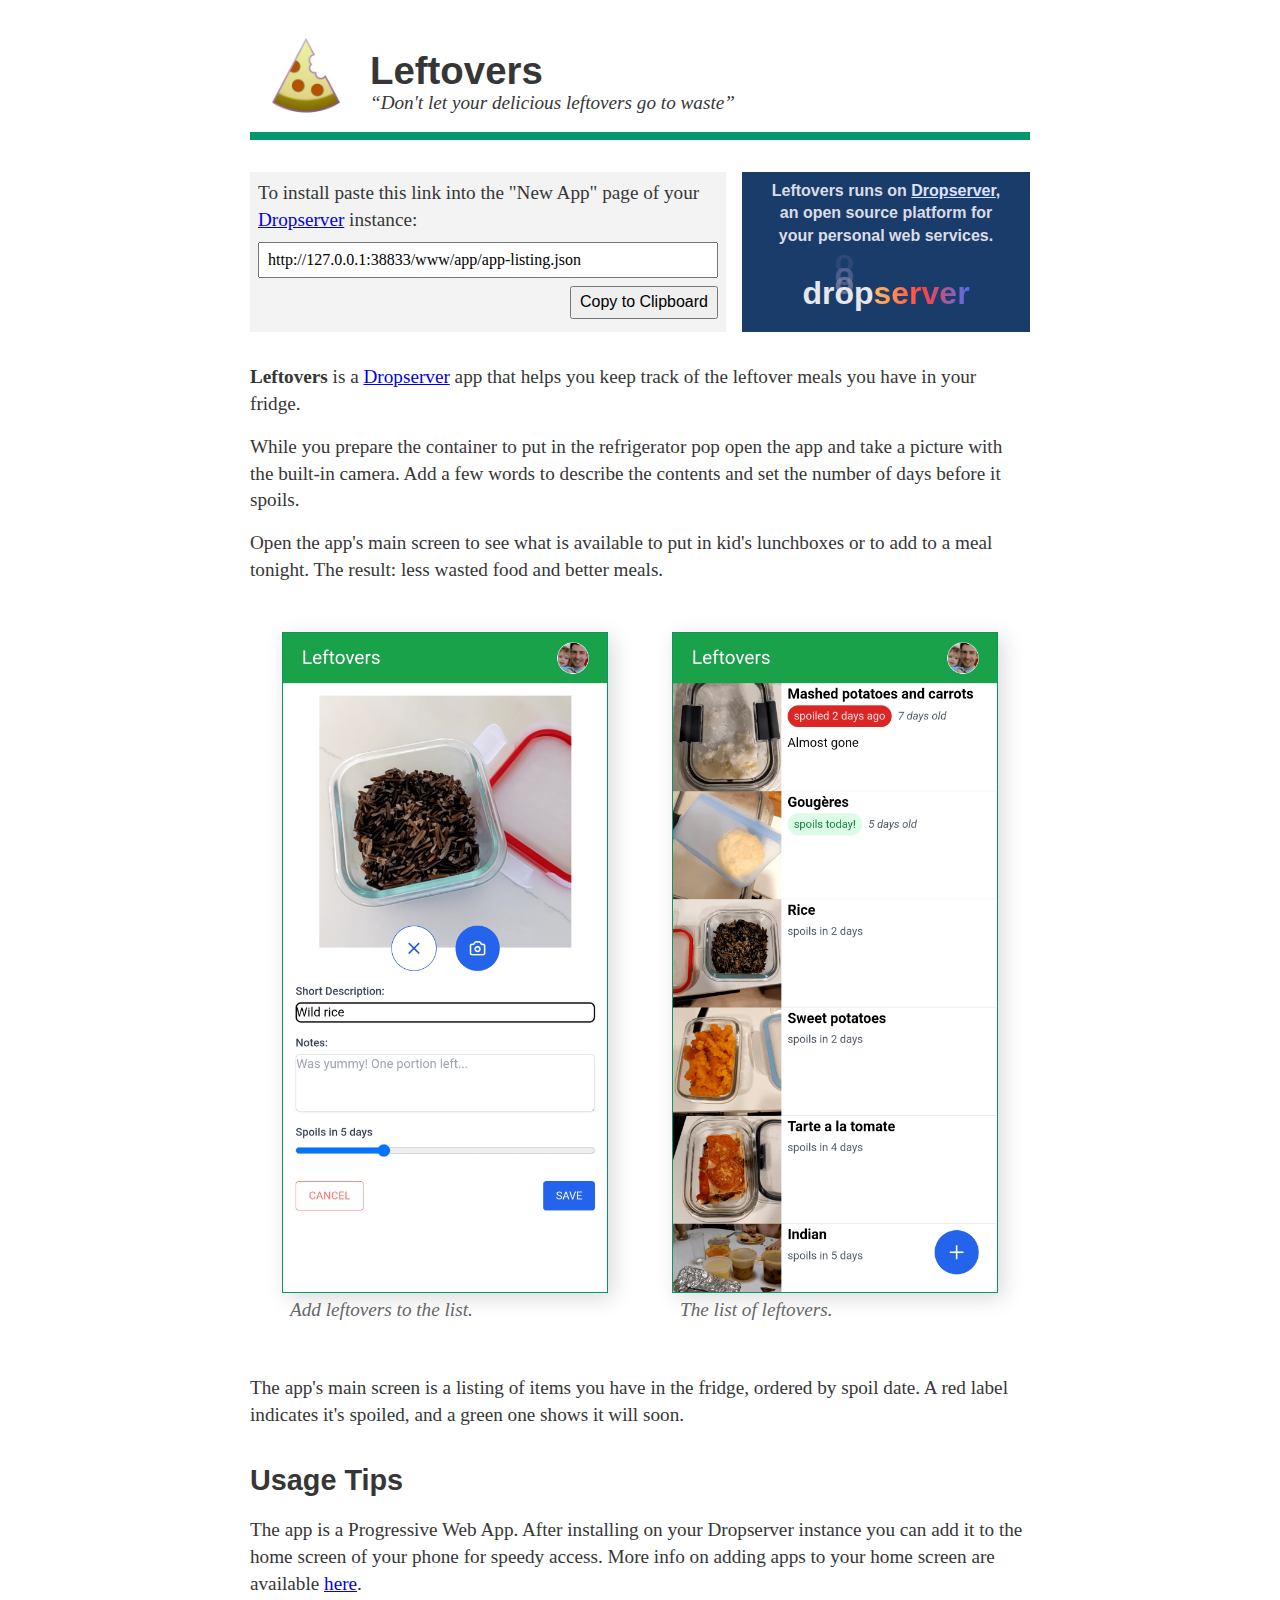
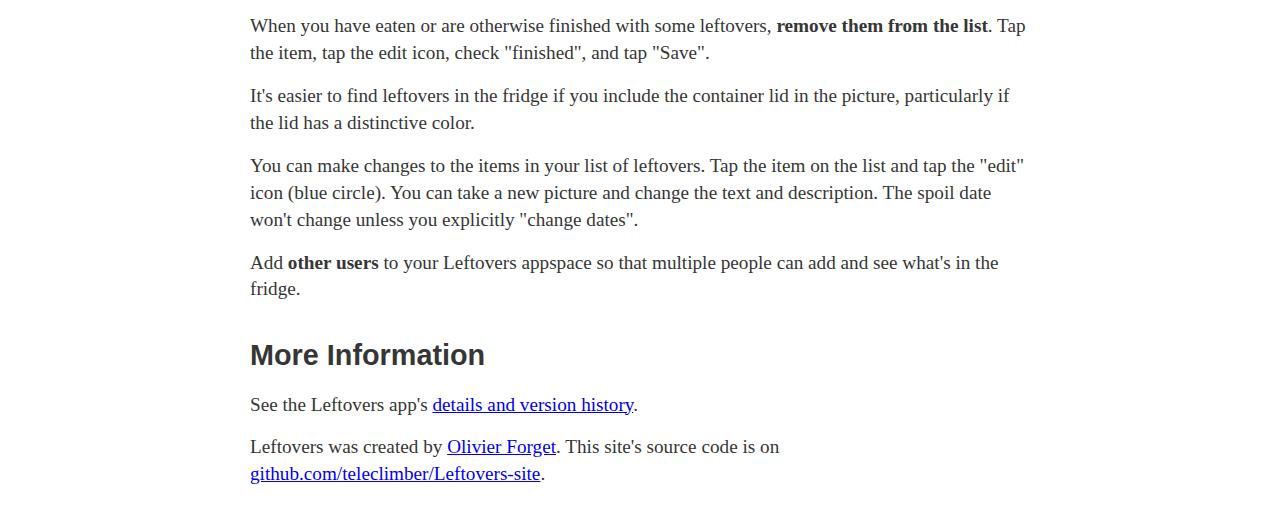
<file: www/index.html>
<!DOCTYPE html>
<html lang="en-US">
<head>
	<meta charset="utf-8" />
	<meta name="viewport" content="width=device-width, initial-scale=1" />
	<title>Leftovers Dropserver app</title>
	<link href="main.css" rel="stylesheet" />
	<link rel="icon" href="app/leftovers-icon-4226f914.png" />
	<meta property="og:title" content="Leftovers Dropserver app">
	<meta property="og:type" content="website">
	<meta property="og:image" content="sm-card.jpg">
	<meta property="og:url" content="https://leftovers.olivierforget.net">
</head>
<body>
	<header style="border-color: #059669">
		<img src="app/leftovers-icon-4226f914.png" />
		<div>
			<hgroup>
				<h1>Leftovers</h1>
				<p>&ldquo;Don&#39;t let your delicious leftovers go to waste&rdquo;</p>
			</hgroup>
		</div>
	</header>
	<main>
		<section>
			<p>
				To install paste this link into the "New App" page of your
				<a href="https://dropserver.org">Dropserver</a> instance:
			</p>
			<ds-install-app>
				<input type="text" readonly value=""/>
				<a href="app/app-listing.json">App Link</a>
				<button></button>
			</ds-install-app>
		</section>
		<aside>
			<p>Leftovers runs on <a href="https://dropserver.org">Dropserver</a>, 
				an open source platform for your personal web services.</p>
			<a href="https://dropserver.org" class="dropserver-logo">
				dr<span class="drop-o">o</span>p<span class="s">server</span></a>
		</aside>
	</main>

	<article>
		<p><strong>Leftovers</strong> is a <a href="https://dropserver.org">Dropserver</a> app that helps you keep track of the leftover meals you have in your fridge.</p>

		<p>While you prepare the container to put in the refrigerator pop open the app and take a picture with the built-in camera. Add a few words to describe the contents and set the number of days before it spoils.</p>

		<p>Open the app's main screen to see what is available to put in kid's lunchboxes or to add to a meal tonight.
		The result: less wasted food and better meals.
		</p>

		<section class="screenshots">
			<figure>
				<img src="add-leftovers.png">
				<figcaption>Add leftovers to the list.</figcaption>
			</figure>
			<figure>
				<img src="leftovers-list.png">
				<figcaption>The list of leftovers.</figcaption>
			</figure>
		</section>

		<p>The app's main screen is a listing of items you have in the fridge, ordered by spoil date. A red label indicates it's spoiled, and a green one shows it will soon.</p>

		<h2>Usage Tips</h2>

		<p>The app is a Progressive Web App. After installing on your Dropserver instance you can add it to the home screen of your phone for speedy access. More info on adding apps to your home screen are available <a href="https://developer.mozilla.org/en-US/docs/Web/Progressive_web_apps/Guides/Installing">here</a>.</p>

		<p>When you have eaten or are otherwise finished with some leftovers, <strong>remove them from the list</strong>. Tap the item, tap the edit icon, check "finished", and tap "Save".</p>

		<p>It's easier to find leftovers in the fridge if you include the container lid in the picture, particularly if the lid has a distinctive color.</p>

		<p>You can make changes to the items in your list of leftovers. Tap the item on the list and tap the "edit" icon (blue circle). You can take a new picture and change the text and description. The spoil date won't change unless you explicitly "change dates".</p>

		<p>Add <strong>other users</strong> to your Leftovers appspace so that multiple people can add and see what's in the fridge.</p>

		<h2>More Information</h2>

		<p>See the Leftovers app's <a href="app/index.html">details and version history</a>.</p>

		<p>Leftovers was created by <a href="https://olivierforget.net">Olivier Forget</a>. This site's source code is on <a href="https://github.com/teleclimber/Leftovers-site">github.com/teleclimber/Leftovers-site</a>.</p>
		
	</article>

	<script>
		class DsInstallApp extends HTMLElement {
			constructor() {
				self = super();
			}
			connectedCallback() {
				const input_elem = self.querySelector("input");
				const link_elem = self.querySelector("a");
				link_elem.innerText = "Drag and Drop this link";
				input_elem.value = link_elem.href;
				const button_elem = self.querySelector("button");
				const button_text = "Copy to Clipboard"
				button_elem.innerHTML = button_text;
				button_elem.addEventListener( "click", () => {
					input_elem.select();
					document.execCommand("copy");
					button_elem.innerHTML = "Copied!";
					setTimeout(() => {
						button_elem.innerHTML = button_text;
					}, 1500);
				});
				self.classList.add("connected");
			}
		}
		customElements.define("ds-install-app", DsInstallApp);
	</script>
</body>
</html>
</file>
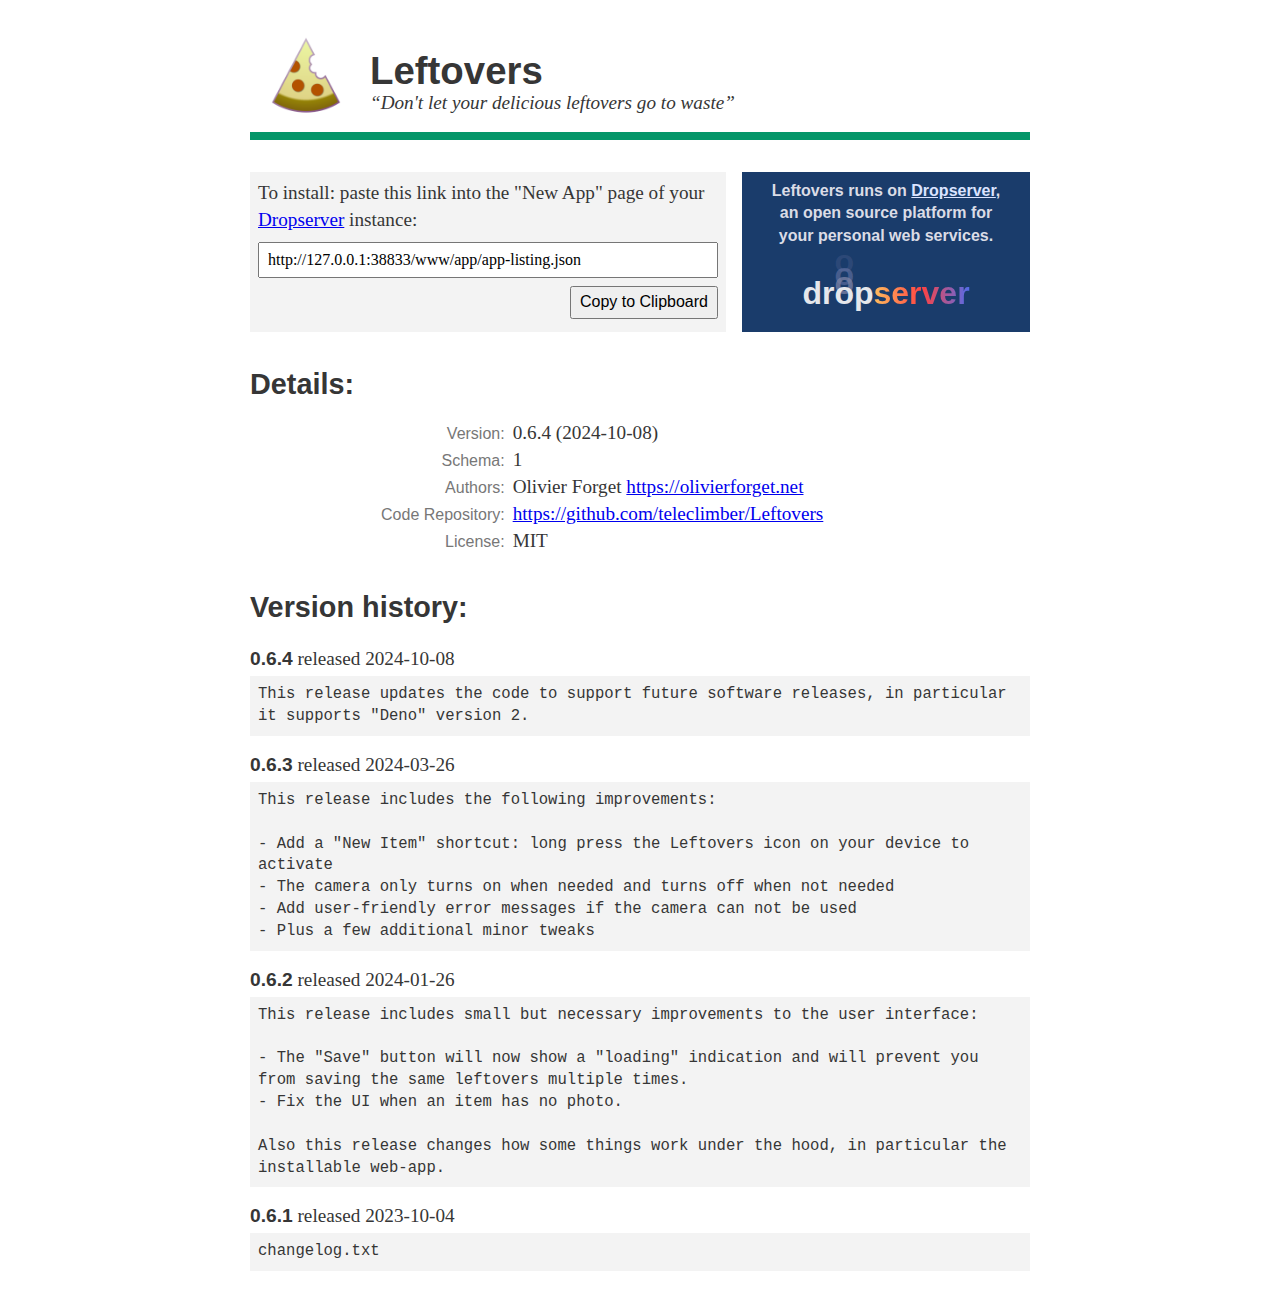
<file: www/app/index.html>
<!DOCTYPE html>
<html>
<head>
	<meta charset="utf-8" />
	<title>Leftovers Dropserver App</title>
	<meta name="viewport" content="width=device-width, initial-scale=1" />
	<style>
/* CSS resets inspired by:
- https://keithjgrant.com/posts/2024/01/my-css-resets/
- https://piccalil.li/blog/a-more-modern-css-reset/
- https://github.com/kognise/water.css/blob/master/dist/light.css
*/

*,
*::before,
*::after {
	box-sizing: border-box;
}
html {
  -moz-text-size-adjust: none;
  -webkit-text-size-adjust: none;
  text-size-adjust: none;
}
body, h1, h2, h3, h4, p,
figure, blockquote, dl, dd, pre {
  margin-block-end: 0;
  margin-block-start: 0;
}

img {
	display: block;
}
input, button,
textarea, select {
	font: inherit;
}

/* tokens */
body {
	--serif-font: Cambria, serif;
	--sans-font: Calibri, sans-serif;
}

.version {
	font-weight: bold;
	font-family: var(--sans-font);
}

/* actual styles */
body {
	font-family: var(--serif-font);
	line-height: 1.4;
	font-size: 1.2em;
	max-width: 50rem;
	margin: 20px auto;
	padding: 0 10px;
	color: #363636;
	background: #ffffff;
	text-rendering: optimizeLegibility;
}
body > header {
	border-bottom: 8px solid grey;
	display: grid;
	--image-w: 5rem;
	grid-template-columns: 1fr;
	grid-gap: 0.2rem;
}
body > header:has(img) {
	grid-template-columns: var(--image-w) 1fr;
}
body > header img {
	max-width: var(--image-w);
	max-height: var(--image-w);
}
body > header h1 {
	margin: 0;
	margin-top: 1.5rem;
	font-family: var(--sans-font);
	line-height: 1;
}
body > header hgroup p {
	font-style: italic;
	margin-bottom: 0.5rem;
	text-wrap: balance;
}

main {
	margin: 2rem 0;
	display: grid;
	grid-template-columns: 1fr;
	gap: 1rem;
}
aside {
	padding-bottom: 1rem;
	background-color: rgb(26, 60, 107);
	color: rgb(219, 220, 230);
	font-family: var(--sans-font);
	text-align: center;
	text-wrap: balance;
}
aside a {
	color: rgb(218, 227, 255);
}
aside a:hover {
	color: white;
}
aside .dropserver-logo {
	display:block;
	margin-top: 1.5rem;
	font-size: 2rem;
	font-family: Calibri, sans-serif;
	color:#e5e7eb;
	font-weight: bold;
	text-decoration: none;
}
aside .dropserver-logo .drop-o {
	text-shadow: 0px -.3em 0px hsla(229, 19%, 56%, 0.8),0px -.6em 0px hsla(229, 27%, 57%, 0.5),0px -1em 0px hsla(242, 24%, 59%, 0.2);
}
aside .dropserver-logo .s {
	background: linear-gradient(-90deg,rgb(80, 109, 237) 0%,rgb(255, 66, 66) 50%,rgb(255, 188, 93) 100%);
	background-clip: border-box;
	-webkit-background-clip: text;
	color: transparent;
}
aside p {
	margin-top: 0.5rem;
	margin-bottom: 0.5rem;
	font-size: 1rem;
	font-weight: 600;
}
main section {
	padding: 0.5rem;
	background-color: #f3f3f3;
}
ds-install-app {
	margin-top: 0.5rem;
	display:grid;
	grid-template-columns: 1fr;
	grid-gap: 0.5rem;
}
ds-install-app a {
	justify-self: center;
}
ds-install-app input {
	display:none;
	grid-column: 1/-1;
	font-size: 1rem;
	padding: 0.3rem 0.5rem;
}
ds-install-app.connected input {
	display: inline;
}
ds-install-app button {
	display: none;
}
ds-install-app.connected button {
	display: block;
	justify-self: end;
	padding: 0.2rem 0.5rem;
	font-family: var(--sans-font);
	font-size: 1rem;
}
ds-install-app.connected a {
	display:none;
}
h2 {
	font-family: var(--sans-font);
	margin-top: 2rem;
}
dl {
	margin: 1rem 0;
	display: grid;
	grid-template-columns: 1fr;
	gap: 0 0.5rem;
	align-items: baseline;
}
dt {
	font-family: var(--sans-font);
	font-size: 1rem;
	color: #777;
}
ul {
	list-style-type: none;
	padding:0;
}
li {
	margin: 1rem 0;
}
pre {
	margin-top: 0.2rem;
	padding: 0.5rem;
	background-color: #f3f3f3;
	white-space: pre-wrap;
}

@media (min-width: 40rem) {
	body > header {
		--image-w: 7rem;
		grid-gap: 0.5rem;
	}
	body > header h1 {
		margin-top: 2rem;
	}
	.dropserver-logo {
		margin-top: 0.1rem;
	}
	main {
		grid-template-columns: 1fr 18rem;
	}
	aside {
		width: 18rem;
	}
	ds-install-app.connected {
		grid-template-columns: 1fr 1fr;
	}
	ds-install-app.connected button {
		grid-column: -2/-1;
	}
	dl {
		grid-template-columns: 1fr 2fr;
	}
	dt {
		justify-self: end;
	}
	dd {
		grid-column: 2/4;
		margin: 0;
	}
}
	</style>
	<link rel="icon" href="leftovers-icon-4226f914.png" />
</head>
<body>
	<header style="border-color: #059669">
		<img src="leftovers-icon-4226f914.png" />
		<div>
			<hgroup>
				<h1>Leftovers</h1>
				<p>&ldquo;Don&#39;t let your delicious leftovers go to waste&rdquo;</p>
			</hgroup>
		</div>
	</header>
	<main>
		<section>
			<p>
				To install: paste this link into the "New App" page of your
				<a href="https://dropserver.org">Dropserver</a> instance:
			</p>
			<ds-install-app>
				<input type="text" readonly value=""/>
				<a href="app-listing.json">App Link</a>
				<button></button>
			</ds-install-app>
		</section>
		<aside>
			<p>Leftovers runs on <a href="https://dropserver.org">Dropserver</a>, 
				an open source platform for your personal web services.</p>
			<a href="https://dropserver.org" class="dropserver-logo">
				dr<span class="drop-o">o</span>p<span class="s">server</span></a>
		</aside>
	</main>

	<h2>Details:</h2>
	<dl>
		<dt>Version:</dt>
		<dd>0.6.4 (2024-10-08)</dd>
		<dt>Schema:</dt>
		<dd>1</dd>
		<dt>Authors:</dt>
		<dd>
			<p>
				Olivier Forget
				<a href="https://olivierforget.net">https://olivierforget.net</a>
			</p>
		</dd>
		<dt>Code Repository:</dt>
		<dd><a href="https://github.com/teleclimber/Leftovers">https://github.com/teleclimber/Leftovers</a></dd>
		<dt>License:</dt>
		<dd>MIT</dd>
	</dl>

	<h2>Version history:</h2>
	<ul>
		<li>
			<span class="version">0.6.4</span> released 2024-10-08
			<pre>This release updates the code to support future software releases, in particular it supports &#34;Deno&#34; version 2.</pre>
		</li>
		<li>
			<span class="version">0.6.3</span> released 2024-03-26
			<pre>This release includes the following improvements:

- Add a &#34;New Item&#34; shortcut: long press the Leftovers icon on your device to activate
- The camera only turns on when needed and turns off when not needed
- Add user-friendly error messages if the camera can not be used
- Plus a few additional minor tweaks</pre>
		</li>
		<li>
			<span class="version">0.6.2</span> released 2024-01-26
			<pre>This release includes small but necessary improvements to the user interface:

- The &#34;Save&#34; button will now show a &#34;loading&#34; indication and will prevent you from saving the same leftovers multiple times.
- Fix the UI when an item has no photo.

Also this release changes how some things work under the hood, in particular the installable web-app.</pre>
		</li>
		<li>
			<span class="version">0.6.1</span> released 2023-10-04
			<pre>changelog.txt</pre>
		</li>
	</ul>

	<script>
		class DsInstallApp extends HTMLElement {
			constructor() {
				self = super();
			}
			connectedCallback() {
				const input_elem = self.querySelector("input");
				const link_elem = self.querySelector("a");
				link_elem.innerText = "Drag and Drop this link";
				input_elem.value = link_elem.href;
				const button_elem = self.querySelector("button");
				const button_text = "Copy to Clipboard"
				button_elem.innerHTML = button_text;
				button_elem.addEventListener( "click", () => {
					input_elem.select();
					document.execCommand("copy");
					button_elem.innerHTML = "Copied!";
					setTimeout(() => {
						button_elem.innerHTML = button_text;
					}, 1500);
				});
				self.classList.add("connected");
			}
		}
		customElements.define("ds-install-app", DsInstallApp);
	</script>
</body>
</html>
</file>
<file: www/main.css>
/* CSS resets inspired by:
- https://keithjgrant.com/posts/2024/01/my-css-resets/
- https://piccalil.li/blog/a-more-modern-css-reset/
- https://github.com/kognise/water.css/blob/master/dist/light.css
*/

*,
*::before,
*::after {
	box-sizing: border-box;
}
html {
  -moz-text-size-adjust: none;
  -webkit-text-size-adjust: none;
  text-size-adjust: none;
}
body, h1, h2, h3, h4, p,
figure, blockquote, dl, dd, pre {
  margin-block-end: 0;
  margin-block-start: 0;
}

img {
	display: block;
}
input, button,
textarea, select {
	font: inherit;
}

/* tokens */
body {
	--serif-font: Cambria, serif;
	--sans-font: Calibri, sans-serif;
}

.version {
	font-weight: bold;
	font-family: var(--sans-font);
}

/* actual styles */
body {
	font-family: var(--serif-font);
	line-height: 1.4;
	font-size: 1.2em;
	max-width: 50rem;
	margin: 20px auto;
	padding: 0 10px;
	color: #363636;
	background: #ffffff;
	text-rendering: optimizeLegibility;
}
body > header {
	border-bottom: 8px solid grey;
	display: grid;
	--image-w: 5rem;
	grid-template-columns: 1fr;
	grid-gap: 0.2rem;
}
body > header:has(img) {
	grid-template-columns: var(--image-w) 1fr;
}
body > header img {
	max-width: var(--image-w);
	max-height: var(--image-w);
}
body > header h1 {
	margin: 0;
	margin-top: 1.5rem;
	font-family: var(--sans-font);
	line-height: 1;
}
body > header hgroup p {
	font-style: italic;
	margin-bottom: 0.5rem;
	text-wrap: balance;
}

main {
	margin: 2rem 0;
	display: grid;
	grid-template-columns: 1fr;
	gap: 1rem;
}
aside {
	padding-bottom: 1rem;
	background-color: rgb(26, 60, 107);
	color: rgb(219, 220, 230);
	font-family: var(--sans-font);
	text-align: center;
	text-wrap: balance;
}
aside a {
	color: rgb(218, 227, 255);
}
aside a a:hover {
	color: white;
}
aside .dropserver-logo {
	display:block;
	margin-top: 1.5rem;
	font-size: 2rem;
	font-family: Calibri, sans-serif;
	color:#e5e7eb;
	font-weight: bold;
	text-decoration: none;
}
aside .dropserver-logo .drop-o {
	text-shadow: 0px -.3em 0px hsla(229, 19%, 56%, 0.8),0px -.6em 0px hsla(229, 27%, 57%, 0.5),0px -1em 0px hsla(242, 24%, 59%, 0.2);
}
aside .dropserver-logo .s {
	background: linear-gradient(-90deg,rgb(80, 109, 237) 0%,rgb(255, 66, 66) 50%,rgb(255, 188, 93) 100%);
	background-clip: border-box;
	-webkit-background-clip: text;
	color: transparent;
}
aside p {
	margin-top: 0.5rem;
	margin-bottom: 0.5rem;
	font-size: 1rem;
	font-weight: 600;
}
main section {
	padding: 0.5rem;
	background-color: #f3f3f3;
}
ds-install-app {
	margin-top: 0.5rem;
	display:grid;
	grid-template-columns: 1fr;
	grid-gap: 0.5rem;
}
ds-install-app a {
	justify-self: center;
}
ds-install-app input {
	display:none;
	grid-column: 1/-1;
	font-size: 1rem;
	padding: 0.3rem 0.5rem;
}
ds-install-app.connected input {
	display: inline;
}
ds-install-app button {
	display: none;
}
ds-install-app.connected button {
	display: block;
	justify-self: end;
	padding: 0.2rem 0.5rem;
	font-family: var(--sans-font);
	font-size: 1rem;
}
ds-install-app.connected a {
	display:none;
}
h2 {
	font-family: var(--sans-font);
	margin-top: 2rem;
}
dl {
	margin: 1rem 0;
	display: grid;
	grid-template-columns: 1fr;
	gap: 0 0.5rem;
	align-items: baseline;
}
dt {
	font-family: var(--sans-font);
	font-size: 1rem;
	color: #777;
}
ul {
	list-style-type: none;
	padding:0;
}
li {
	margin: 1rem 0;
}
pre {
	margin-top: 0.2rem;
	padding: 0.5rem;
	background-color: #f3f3f3;
	white-space: pre-wrap;
}

article p {
	margin: 1rem 0;
}
section.screenshots {
	margin: 1rem 0;
	display: flex;
	flex-direction: column;

}
section.screenshots > figure {
	min-width: 0;
	flex-shrink: 1;
	margin: 2rem;
	max-width: 16rem;
}

section.screenshots img {
	max-width: 100%;
	border: 1px solid rgb(5, 150, 105);
	box-shadow: 5px 5px 20px rgba(0,0,0,0.15);
}

section.screenshots figcaption {
	margin: 0.2rem 0.5rem ;
	color: #666;
	font-style: italic;
}

@media (min-width: 40rem) {
	body > header {
		--image-w: 7rem;
		grid-gap: 0.5rem;
	}
	body > header h1 {
		margin-top: 2rem;
	}
	.dropserver-logo {
		margin-top: 0.1rem;
	}
	main {
		grid-template-columns: 1fr 18rem;
	}
	aside {
		width: 18rem;
	}
	ds-install-app.connected {
		grid-template-columns: 1fr 1fr;
	}
	ds-install-app.connected button {
		grid-column: -2/-1;
	}
	dl {
		grid-template-columns: 1fr 2fr;
	}
	dt {
		justify-self: end;
	}
	dd {
		grid-column: 2/4;
		margin: 0;
	}
	section.screenshots {
		flex-direction: row;
	}
	section.screenshots > figure {
		max-width: none;
	}
}
</file>
